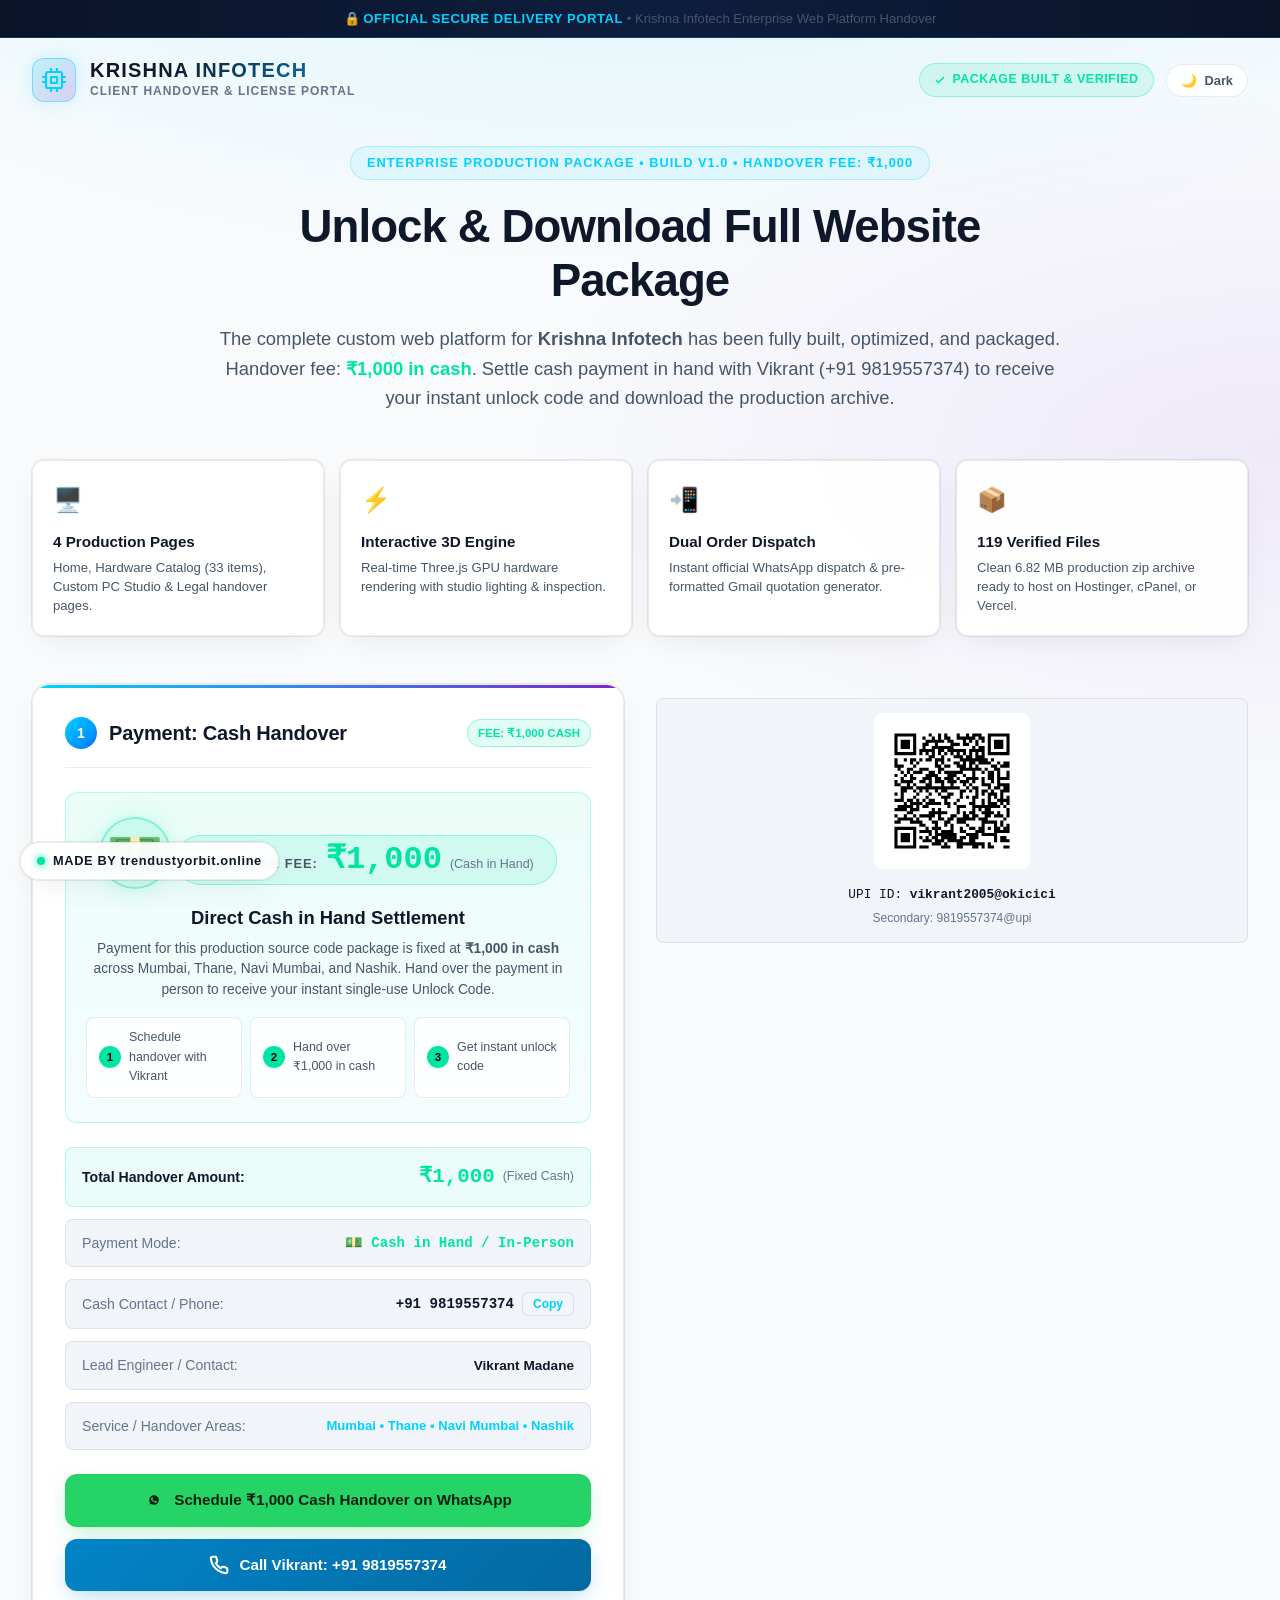
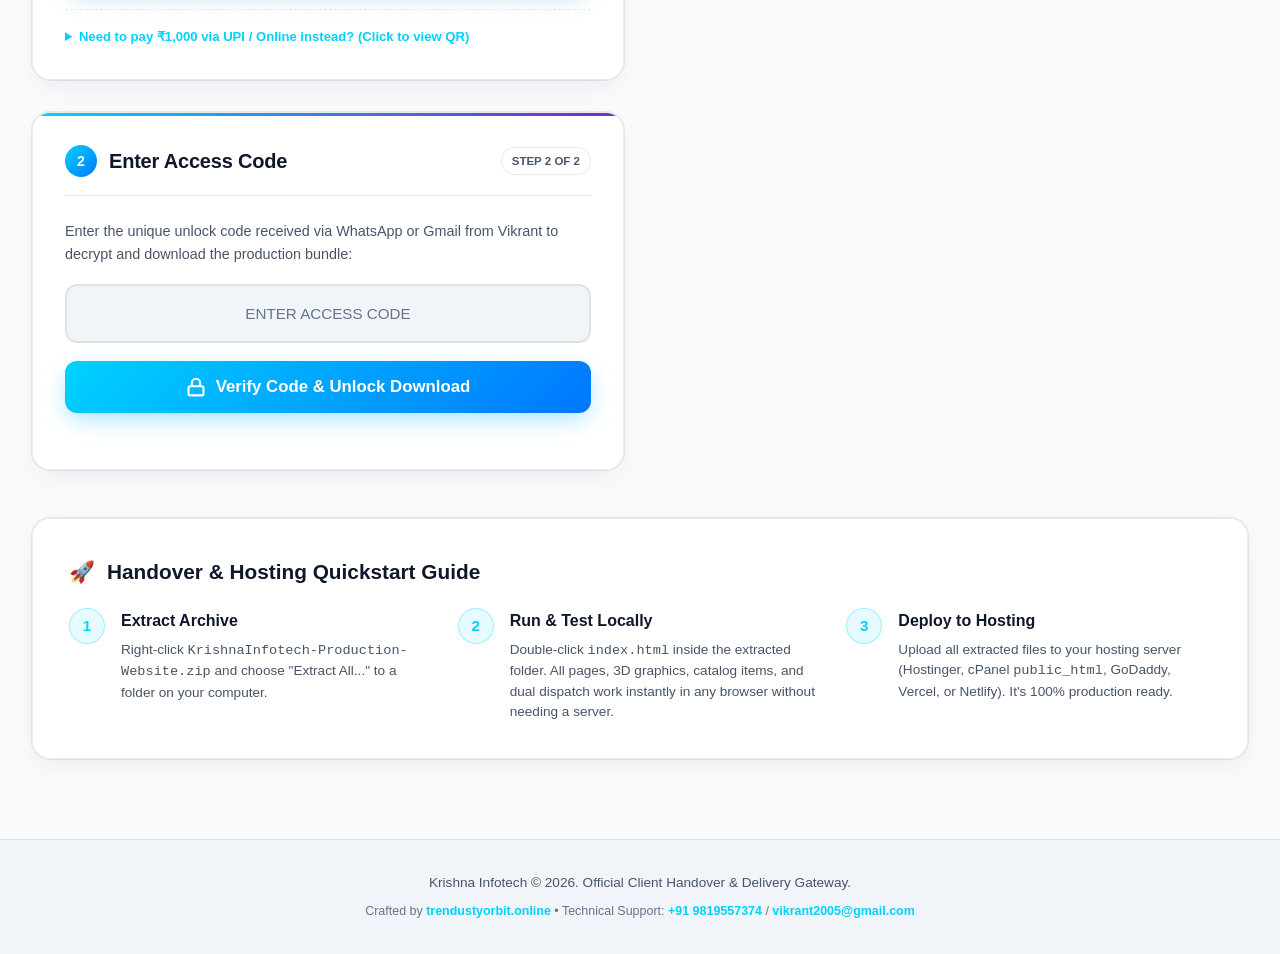
<file: index.html>
<!DOCTYPE html>
<html lang="en" data-theme="dark">
<head>
    <meta charset="UTF-8">
    <meta name="viewport" content="width=device-width, initial-scale=1.0">
    <title>Official Delivery &amp; Payment Gateway | Krishna Infotech</title>
    <meta name="description" content="Official client handover and payment verification gateway for the Krishna Infotech enterprise web platform. Enter your access code to download the production source code archive.">
    <link rel="icon" type="image/svg+xml" href="data:image/svg+xml,<svg xmlns='http://www.w3.org/2000/svg' viewBox='0 0 32 32'><rect width='32' height='32' rx='6' fill='%230b0e14'/><path d='M16 6L26 12V20L16 26L6 20V12Z' fill='none' stroke='%2300d2ff' stroke-width='2.5'/><circle cx='16' cy='16' r='3.5' fill='%2300e5a3'/></svg>">
    
    <!-- Zero-FOUC Theme Init -->
    <script>
        (function() {
            var saved = localStorage.getItem('ki-theme');
            if (saved === 'light' || saved === 'dark') {
                document.documentElement.setAttribute('data-theme', saved);
            } else if (window.matchMedia && window.matchMedia('(prefers-color-scheme: light)').matches) {
                document.documentElement.setAttribute('data-theme', 'light');
            }
        })();
    </script>

    <style>
        :root {
            --bg-primary: #07090e;
            --bg-secondary: #0d1117;
            --bg-card: rgba(18, 24, 38, 0.75);
            --bg-card-hover: rgba(24, 32, 50, 0.9);
            --border-color: rgba(255, 255, 255, 0.08);
            --border-glow: rgba(0, 210, 255, 0.3);
            --text-primary: #f0f6fc;
            --text-secondary: #8b949e;
            --text-muted: #6e7681;
            --accent-cyan: #00d2ff;
            --accent-emerald: #00e5a3;
            --accent-purple: #7928ca;
            --accent-amber: #f59e0b;
            --accent-red: #ff4d4f;
            --accent-wa: #25d366;
            --accent-gmail: #ea4335;
            --font-sans: -apple-system, BlinkMacSystemFont, "Segoe UI", Roboto, "Helvetica Neue", Arial, sans-serif;
            --font-mono: ui-monospace, SFMono-Regular, "SF Mono", Menlo, Consolas, "Liberation Mono", monospace;
            --shadow-card: 0 12px 36px -10px rgba(0, 0, 0, 0.5), 0 0 0 1px var(--border-color);
            --shadow-glow: 0 0 30px -5px rgba(0, 210, 255, 0.15);
            --radius-sm: 8px;
            --radius-md: 12px;
            --radius-lg: 18px;
            --radius-full: 9999px;
            --transition-smooth: all 0.25s cubic-bezier(0.16, 1, 0.3, 1);
        }

        [data-theme="light"] {
            --bg-primary: #f8fafc;
            --bg-secondary: #f1f5f9;
            --bg-card: rgba(255, 255, 255, 0.92);
            --bg-card-hover: #ffffff;
            --border-color: rgba(0, 0, 0, 0.08);
            --border-glow: rgba(0, 163, 255, 0.4);
            --text-primary: #0f172a;
            --text-secondary: #475569;
            --text-muted: #64748b;
            --shadow-card: 0 10px 30px -8px rgba(15, 23, 42, 0.08), 0 0 0 1px var(--border-color);
            --shadow-glow: 0 0 25px -5px rgba(0, 163, 255, 0.12);
        }

        * {
            box-sizing: border-box;
            margin: 0;
            padding: 0;
        }

        body {
            font-family: var(--font-sans);
            background-color: var(--bg-primary);
            color: var(--text-primary);
            min-height: 100vh;
            line-height: 1.6;
            overflow-x: hidden;
            display: flex;
            flex-direction: column;
            background-image: 
                radial-gradient(ellipse 80% 50% at 50% -20%, rgba(0, 210, 255, 0.12), transparent),
                radial-gradient(ellipse 60% 40% at 100% 50%, rgba(121, 40, 202, 0.08), transparent);
            background-attachment: fixed;
        }

        /* Fixed Attribution Badge */
        .attribution-pill {
            position: fixed;
            bottom: 20px;
            left: 20px;
            z-index: 1000;
            display: inline-flex;
            align-items: center;
            gap: 8px;
            padding: 8px 16px;
            font-size: 0.8rem;
            font-weight: 600;
            letter-spacing: 0.05em;
            color: var(--text-primary);
            background: var(--bg-card);
            backdrop-filter: blur(16px);
            border: 1px solid var(--border-color);
            border-radius: var(--radius-full);
            box-shadow: var(--shadow-card);
            text-decoration: none;
            transition: var(--transition-smooth);
        }

        .attribution-pill:hover {
            border-color: var(--accent-cyan);
            box-shadow: 0 0 20px rgba(0, 210, 255, 0.3);
            transform: translateY(-2px);
            color: var(--accent-cyan);
        }

        .attribution-pill .status-pulse {
            width: 8px;
            height: 8px;
            border-radius: 50%;
            background-color: var(--accent-emerald);
            box-shadow: 0 0 8px var(--accent-emerald);
            animation: pulse-dot 2s infinite;
        }

        @keyframes pulse-dot {
            0%, 100% { opacity: 1; transform: scale(1); }
            50% { opacity: 0.5; transform: scale(0.85); }
        }

        /* Top Notification Ribbon */
        .top-ribbon {
            background: linear-gradient(90deg, #0b1329 0%, #0d1e3d 50%, #0b1329 100%);
            border-bottom: 1px solid rgba(0, 210, 255, 0.2);
            padding: 8px 24px;
            font-size: 0.82rem;
            text-align: center;
            color: var(--text-secondary);
            display: flex;
            align-items: center;
            justify-content: center;
            gap: 12px;
        }

        .top-ribbon strong {
            color: var(--accent-cyan);
            letter-spacing: 0.04em;
        }

        /* Header Navigation */
        .gateway-header {
            width: 100%;
            max-width: 1280px;
            margin: 0 auto;
            padding: 20px 32px;
            display: flex;
            align-items: center;
            justify-content: space-between;
            gap: 20px;
        }

        .brand-cluster {
            display: flex;
            align-items: center;
            gap: 14px;
            text-decoration: none;
            color: inherit;
        }

        .brand-logo-icon {
            width: 44px;
            height: 44px;
            border-radius: var(--radius-md);
            background: linear-gradient(135deg, rgba(0, 210, 255, 0.2), rgba(121, 40, 202, 0.2));
            border: 1px solid rgba(0, 210, 255, 0.4);
            display: flex;
            align-items: center;
            justify-content: center;
            box-shadow: 0 0 18px rgba(0, 210, 255, 0.2);
        }

        .brand-title-wrap h1 {
            font-size: 1.25rem;
            font-weight: 800;
            letter-spacing: 0.06em;
            background: linear-gradient(135deg, #ffffff 30%, var(--accent-cyan) 100%);
            -webkit-background-clip: text;
            -webkit-text-fill-color: transparent;
            line-height: 1.2;
        }

        [data-theme="light"] .brand-title-wrap h1 {
            background: linear-gradient(135deg, #0f172a 30%, #0284c7 100%);
            -webkit-background-clip: text;
            -webkit-text-fill-color: transparent;
        }

        .brand-title-wrap p {
            font-size: 0.75rem;
            color: var(--text-muted);
            letter-spacing: 0.08em;
            text-transform: uppercase;
            font-weight: 600;
        }

        .header-controls {
            display: flex;
            align-items: center;
            gap: 12px;
        }

        .theme-toggle-btn {
            display: inline-flex;
            align-items: center;
            gap: 8px;
            padding: 8px 14px;
            background: var(--bg-card);
            border: 1px solid var(--border-color);
            border-radius: var(--radius-full);
            color: var(--text-secondary);
            font-size: 0.8rem;
            font-weight: 600;
            cursor: pointer;
            transition: var(--transition-smooth);
        }

        .theme-toggle-btn:hover {
            color: var(--text-primary);
            border-color: var(--accent-cyan);
            box-shadow: 0 0 12px rgba(0, 210, 255, 0.2);
        }

        .badge-verified {
            display: inline-flex;
            align-items: center;
            gap: 6px;
            background: rgba(0, 229, 163, 0.12);
            color: var(--accent-emerald);
            border: 1px solid rgba(0, 229, 163, 0.3);
            border-radius: var(--radius-full);
            padding: 6px 14px;
            font-size: 0.78rem;
            font-weight: 700;
            letter-spacing: 0.04em;
            text-transform: uppercase;
        }

        /* Container */
        .gateway-container {
            width: 100%;
            max-width: 1280px;
            margin: 0 auto;
            padding: 24px 32px 80px 32px;
            flex: 1;
        }

        /* Hero Banner */
        .hero-banner {
            text-align: center;
            max-width: 860px;
            margin: 0 auto 48px auto;
        }

        .hero-pill {
            display: inline-flex;
            align-items: center;
            gap: 8px;
            padding: 6px 16px;
            border-radius: var(--radius-full);
            background: rgba(0, 210, 255, 0.08);
            border: 1px solid rgba(0, 210, 255, 0.25);
            color: var(--accent-cyan);
            font-size: 0.8rem;
            font-weight: 700;
            letter-spacing: 0.08em;
            text-transform: uppercase;
            margin-bottom: 20px;
        }

        .hero-banner h2 {
            font-size: clamp(2rem, 4vw, 2.85rem);
            font-weight: 800;
            line-height: 1.18;
            margin-bottom: 16px;
            letter-spacing: -0.02em;
        }

        .hero-banner p {
            font-size: clamp(1rem, 1.8vw, 1.15rem);
            color: var(--text-secondary);
            line-height: 1.6;
            margin-bottom: 32px;
        }

        /* Deliverables Grid */
        .deliverables-grid {
            display: grid;
            grid-template-columns: repeat(auto-fit, minmax(220px, 1fr));
            gap: 16px;
            margin-bottom: 48px;
        }

        .deliverable-card {
            background: var(--bg-card);
            backdrop-filter: blur(12px);
            border: 1px solid var(--border-color);
            border-radius: var(--radius-md);
            padding: 20px;
            box-shadow: var(--shadow-card);
            transition: var(--transition-smooth);
        }

        .deliverable-card:hover {
            transform: translateY(-3px);
            border-color: rgba(0, 210, 255, 0.35);
            box-shadow: var(--shadow-glow);
        }

        .deliverable-icon {
            font-size: 1.5rem;
            margin-bottom: 10px;
            display: inline-block;
        }

        .deliverable-card h4 {
            font-size: 0.95rem;
            font-weight: 700;
            margin-bottom: 4px;
            color: var(--text-primary);
        }

        .deliverable-card p {
            font-size: 0.82rem;
            color: var(--text-secondary);
            line-height: 1.45;
        }

        /* Main Gateway Two-Column Layout */
        .gateway-grid {
            display: grid;
            grid-template-columns: 1fr 1fr;
            gap: 32px;
            align-items: start;
        }

        @media (max-width: 960px) {
            .gateway-grid {
                grid-template-columns: 1fr;
            }
        }

        /* Step Card Styling */
        .step-panel {
            background: var(--bg-card);
            backdrop-filter: blur(16px);
            border: 1px solid var(--border-color);
            border-radius: var(--radius-lg);
            padding: 32px;
            box-shadow: var(--shadow-card);
            position: relative;
            overflow: hidden;
        }

        .step-panel::before {
            content: '';
            position: absolute;
            top: 0;
            left: 0;
            right: 0;
            height: 3px;
            background: linear-gradient(90deg, var(--accent-cyan), var(--accent-purple));
        }

        .step-header {
            display: flex;
            align-items: center;
            justify-content: space-between;
            margin-bottom: 24px;
            padding-bottom: 18px;
            border-bottom: 1px solid var(--border-color);
        }

        .step-number {
            display: inline-flex;
            align-items: center;
            justify-content: center;
            width: 32px;
            height: 32px;
            border-radius: 50%;
            background: linear-gradient(135deg, var(--accent-cyan), #0077ff);
            color: #ffffff;
            font-size: 0.88rem;
            font-weight: 800;
        }

        .step-title-wrap {
            display: flex;
            align-items: center;
            gap: 12px;
        }

        .step-title-wrap h3 {
            font-size: 1.25rem;
            font-weight: 800;
            letter-spacing: -0.01em;
        }

        .step-tag {
            font-size: 0.72rem;
            font-weight: 700;
            text-transform: uppercase;
            padding: 4px 10px;
            border-radius: var(--radius-full);
            background: rgba(255, 255, 255, 0.05);
            border: 1px solid var(--border-color);
            color: var(--text-secondary);
        }

        /* Payment Details */
        .qr-display-box {
            text-align: center;
            background: var(--bg-secondary);
            border: 1px solid var(--border-color);
            border-radius: var(--radius-md);
            padding: 24px;
            margin-bottom: 24px;
            display: flex;
            flex-direction: column;
            align-items: center;
            justify-content: center;
            position: relative;
        }

        .qr-image-frame {
            background: #ffffff;
            padding: 12px;
            border-radius: var(--radius-md);
            display: inline-flex;
            box-shadow: 0 8px 24px rgba(0, 0, 0, 0.25);
            margin-bottom: 16px;
        }

        .qr-image-frame img {
            width: 200px;
            height: 200px;
            display: block;
        }

        .qr-caption {
            font-size: 0.82rem;
            color: var(--text-secondary);
        }

        .qr-caption strong {
            color: var(--text-primary);
        }

        .payment-meta-list {
            display: flex;
            flex-direction: column;
            gap: 12px;
            margin-bottom: 24px;
        }

        .meta-row {
            display: flex;
            align-items: center;
            justify-content: space-between;
            padding: 12px 16px;
            background: var(--bg-secondary);
            border: 1px solid var(--border-color);
            border-radius: var(--radius-sm);
            font-size: 0.88rem;
        }

        .meta-label {
            color: var(--text-muted);
            font-weight: 500;
        }

        .meta-value-wrap {
            display: flex;
            align-items: center;
            gap: 8px;
        }

        .meta-val {
            font-family: var(--font-mono);
            font-weight: 700;
            color: var(--text-primary);
        }

        .btn-copy {
            background: rgba(255, 255, 255, 0.08);
            border: 1px solid var(--border-color);
            border-radius: 6px;
            padding: 4px 10px;
            font-size: 0.75rem;
            font-weight: 600;
            color: var(--accent-cyan);
            cursor: pointer;
            transition: var(--transition-smooth);
        }

        .btn-copy:hover {
            background: var(--accent-cyan);
            color: #000000;
        }

        /* Proof Action Buttons */
        .proof-actions {
            display: flex;
            flex-direction: column;
            gap: 12px;
        }

        .btn-action {
            display: inline-flex;
            align-items: center;
            justify-content: center;
            gap: 10px;
            padding: 14px 20px;
            border-radius: var(--radius-md);
            font-size: 0.95rem;
            font-weight: 700;
            text-decoration: none;
            transition: var(--transition-smooth);
            cursor: pointer;
            border: none;
            width: 100%;
        }

        .btn-wa {
            background: #25d366;
            color: #0b2212;
            box-shadow: 0 8px 24px -6px rgba(37, 211, 102, 0.35);
        }

        .btn-wa:hover {
            background: #20bd5a;
            transform: translateY(-2px);
            box-shadow: 0 12px 30px -6px rgba(37, 211, 102, 0.5);
        }

        .btn-gmail {
            background: #ea4335;
            color: #ffffff;
            box-shadow: 0 8px 24px -6px rgba(234, 67, 53, 0.35);
        }

        .btn-gmail:hover {
            background: #d9372a;
            transform: translateY(-2px);
            box-shadow: 0 12px 30px -6px rgba(234, 67, 53, 0.5);
        }

        .btn-call {
            background: linear-gradient(135deg, #0284c7 0%, #0369a1 100%);
            color: #ffffff;
            box-shadow: 0 8px 24px -6px rgba(2, 132, 199, 0.35);
        }

        .btn-call:hover {
            background: #0274b3;
            transform: translateY(-2px);
            box-shadow: 0 12px 30px -6px rgba(2, 132, 199, 0.5);
        }

        /* Cash Payment Styling */
        .cash-hero-box {
            text-align: center;
            background: linear-gradient(180deg, rgba(0, 229, 163, 0.08) 0%, rgba(0, 210, 255, 0.04) 100%);
            border: 1px solid rgba(0, 229, 163, 0.25);
            border-radius: var(--radius-md);
            padding: 24px 20px;
            margin-bottom: 24px;
            position: relative;
        }

        .cash-icon-frame {
            display: inline-flex;
            align-items: center;
            justify-content: center;
            width: 72px;
            height: 72px;
            border-radius: 50%;
            background: rgba(0, 229, 163, 0.15);
            border: 2px solid rgba(0, 229, 163, 0.35);
            box-shadow: 0 0 24px rgba(0, 229, 163, 0.2);
            margin-bottom: 14px;
        }

        .cash-handover-steps {
            display: grid;
            grid-template-columns: repeat(3, 1fr);
            gap: 8px;
            margin-top: 14px;
            text-align: left;
        }

        @media (max-width: 600px) {
            .cash-handover-steps {
                grid-template-columns: 1fr;
            }
        }

        .cash-step-item {
            background: var(--bg-card);
            border: 1px solid var(--border-color);
            border-radius: 8px;
            padding: 10px 12px;
            font-size: 0.78rem;
            display: flex;
            align-items: center;
            gap: 8px;
            color: var(--text-secondary);
        }

        .cash-step-item .cs-num {
            display: inline-flex;
            align-items: center;
            justify-content: center;
            width: 22px;
            height: 22px;
            border-radius: 50%;
            background: var(--accent-emerald);
            color: #000000;
            font-weight: 800;
            font-size: 0.72rem;
            flex-shrink: 0;
        }

        /* Step 2 Panel Styling */
        .code-input-form {
            display: flex;
            flex-direction: column;
            gap: 18px;
            margin-bottom: 24px;
        }

        .code-field-wrap {
            position: relative;
        }

        .code-input {
            width: 100%;
            padding: 16px 20px;
            background: var(--bg-secondary);
            border: 2px solid var(--border-color);
            border-radius: var(--radius-md);
            color: var(--text-primary);
            font-family: var(--font-mono);
            font-size: 1.25rem;
            font-weight: 800;
            letter-spacing: 0.12em;
            text-align: center;
            text-transform: uppercase;
            transition: var(--transition-smooth);
            outline: none;
        }

        .code-input:focus {
            border-color: var(--accent-cyan);
            box-shadow: 0 0 0 4px rgba(0, 210, 255, 0.15), var(--shadow-glow);
            background: rgba(0, 210, 255, 0.02);
        }

        .code-input::placeholder {
            font-family: var(--font-sans);
            font-size: 0.95rem;
            font-weight: 500;
            letter-spacing: normal;
            color: var(--text-muted);
            text-transform: none;
        }

        .btn-unlock {
            background: linear-gradient(135deg, var(--accent-cyan) 0%, #0077ff 100%);
            color: #ffffff;
            font-size: 1.05rem;
            padding: 16px 24px;
            box-shadow: 0 8px 25px -4px rgba(0, 180, 255, 0.4);
        }

        .btn-unlock:hover {
            transform: translateY(-2px);
            box-shadow: 0 12px 32px -4px rgba(0, 180, 255, 0.6);
        }

        .btn-unlock:active {
            transform: translateY(0);
        }

        /* Alert and Status Boxes */
        .alert-box {
            display: none;
            padding: 16px 20px;
            border-radius: var(--radius-md);
            font-size: 0.88rem;
            line-height: 1.5;
            margin-bottom: 20px;
            animation: fadeIn 0.3s ease;
        }

        .alert-error {
            background: rgba(255, 77, 79, 0.1);
            border: 1px solid rgba(255, 77, 79, 0.3);
            color: #ff7875;
        }

        .alert-error strong {
            color: #ffa39e;
        }

        .alert-success {
            background: rgba(0, 229, 163, 0.1);
            border: 1px solid rgba(0, 229, 163, 0.35);
            color: var(--accent-emerald);
        }

        /* Unlocked Package Container */
        .unlocked-container {
            display: none;
            background: linear-gradient(180deg, rgba(0, 229, 163, 0.06) 0%, rgba(0, 210, 255, 0.04) 100%);
            border: 1px solid rgba(0, 229, 163, 0.3);
            border-radius: var(--radius-md);
            padding: 24px;
            margin-top: 20px;
            animation: slideUp 0.4s cubic-bezier(0.16, 1, 0.3, 1);
        }

        @keyframes slideUp {
            from { opacity: 0; transform: translateY(16px); }
            to { opacity: 1; transform: translateY(0); }
        }

        @keyframes fadeIn {
            from { opacity: 0; }
            to { opacity: 1; }
        }

        .unlocked-badge {
            display: inline-flex;
            align-items: center;
            gap: 8px;
            color: var(--accent-emerald);
            font-size: 0.85rem;
            font-weight: 800;
            letter-spacing: 0.06em;
            text-transform: uppercase;
            margin-bottom: 12px;
        }

        .package-meta-box {
            background: var(--bg-card);
            border: 1px solid var(--border-color);
            border-radius: var(--radius-sm);
            padding: 16px;
            margin-bottom: 20px;
            display: flex;
            flex-direction: column;
            gap: 8px;
            font-size: 0.85rem;
        }

        .package-meta-row {
            display: flex;
            justify-content: space-between;
            color: var(--text-secondary);
        }

        .package-meta-row strong {
            color: var(--text-primary);
        }

        .btn-download {
            background: linear-gradient(135deg, var(--accent-emerald) 0%, #059669 100%);
            color: #ffffff;
            font-size: 1.05rem;
            padding: 16px 24px;
            box-shadow: 0 8px 25px -4px rgba(0, 229, 163, 0.4);
        }

        .btn-download:hover {
            transform: translateY(-2px);
            box-shadow: 0 12px 32px -4px rgba(0, 229, 163, 0.6);
        }

        /* Setup Instructions Guide */
        .setup-guide {
            margin-top: 48px;
            background: var(--bg-card);
            border: 1px solid var(--border-color);
            border-radius: var(--radius-lg);
            padding: 36px;
            box-shadow: var(--shadow-card);
        }

        .setup-guide h3 {
            font-size: 1.3rem;
            font-weight: 800;
            margin-bottom: 20px;
            display: flex;
            align-items: center;
            gap: 12px;
        }

        .instructions-list {
            display: grid;
            grid-template-columns: repeat(auto-fit, minmax(280px, 1fr));
            gap: 24px;
        }

        .instruction-item {
            display: flex;
            gap: 16px;
        }

        .instruction-num {
            width: 36px;
            height: 36px;
            flex-shrink: 0;
            border-radius: 50%;
            background: rgba(0, 210, 255, 0.1);
            border: 1px solid rgba(0, 210, 255, 0.3);
            color: var(--accent-cyan);
            display: flex;
            align-items: center;
            justify-content: center;
            font-weight: 800;
            font-size: 0.95rem;
        }

        .instruction-content h4 {
            font-size: 1rem;
            font-weight: 700;
            margin-bottom: 6px;
        }

        .instruction-content p {
            font-size: 0.85rem;
            color: var(--text-secondary);
            line-height: 1.5;
        }

        /* Footer */
        .gateway-footer {
            border-top: 1px solid var(--border-color);
            background: var(--bg-secondary);
            padding: 32px 24px;
            text-align: center;
            font-size: 0.85rem;
            color: var(--text-secondary);
            margin-top: auto;
        }

        .gateway-footer a {
            color: var(--accent-cyan);
            text-decoration: none;
            font-weight: 600;
        }

        .gateway-footer a:hover {
            text-decoration: underline;
        }

        .footer-note {
            margin-top: 8px;
            font-size: 0.78rem;
            color: var(--text-muted);
        }

        /* Shake animation for invalid code */
        @keyframes shake {
            0%, 100% { transform: translateX(0); }
            20%, 60% { transform: translateX(-8px); }
            40%, 80% { transform: translateX(8px); }
        }

        .shake {
            animation: shake 0.4s ease;
        }
    </style>
</head>
<body>

    <!-- Top Status Ribbon -->
    <div class="top-ribbon">
        <span>🔒 <strong>OFFICIAL SECURE DELIVERY PORTAL</strong> • Krishna Infotech Enterprise Web Platform Handover</span>
    </div>

    <!-- Header -->
    <header class="gateway-header">
        <a href="#" class="brand-cluster">
            <div class="brand-logo-icon">
                <svg width="24" height="24" viewBox="0 0 24 24" fill="none" stroke="#00d2ff" stroke-width="2.2" stroke-linecap="round" stroke-linejoin="round">
                    <rect x="4" y="4" width="16" height="16" rx="2"></rect>
                    <rect x="9" y="9" width="6" height="6"></rect>
                    <line x1="9" y1="1" x2="9" y2="4"></line>
                    <line x1="15" y1="1" x2="15" y2="4"></line>
                    <line x1="9" y1="20" x2="9" y2="23"></line>
                    <line x1="15" y1="20" x2="15" y2="23"></line>
                    <line x1="20" y1="9" x2="23" y2="9"></line>
                    <line x1="20" y1="14" x2="23" y2="14"></line>
                    <line x1="1" y1="9" x2="4" y2="9"></line>
                    <line x1="1" y1="14" x2="4" y2="14"></line>
                </svg>
            </div>
            <div class="brand-title-wrap">
                <h1>KRISHNA INFOTECH</h1>
                <p>Client Handover &amp; License Portal</p>
            </div>
        </a>

        <div class="header-controls">
            <span class="badge-verified">
                <svg width="12" height="12" viewBox="0 0 24 24" fill="none" stroke="currentColor" stroke-width="3"><polyline points="20 6 9 17 4 12"></polyline></svg>
                Package Built &amp; Verified
            </span>
            <button class="theme-toggle-btn" id="themeToggleBtn" aria-label="Toggle theme">
                <span id="themeIcon">☀️</span>
                <span id="themeLabel">Light</span>
            </button>
        </div>
    </header>

    <!-- Main Container -->
    <main class="gateway-container">

        <!-- Hero Section -->
        <section class="hero-banner">
            <div class="hero-pill">
                <span>Enterprise Production Package • Build v1.0 • Handover Fee: ₹1,000</span>
            </div>
            <h2>Unlock &amp; Download Full Website Package</h2>
            <p>
                The complete custom web platform for <strong>Krishna Infotech</strong> has been fully built, optimized, and packaged.
                Handover fee: <strong style="color: var(--accent-emerald);">₹1,000 in cash</strong>. Settle cash payment in hand with Vikrant (+91 9819557374) to receive your instant unlock code and download the production archive.
            </p>
        </section>

        <!-- Deliverables Specs Grid -->
        <section class="deliverables-grid">
            <div class="deliverable-card">
                <span class="deliverable-icon">🖥️</span>
                <h4>4 Production Pages</h4>
                <p>Home, Hardware Catalog (33 items), Custom PC Studio &amp; Legal handover pages.</p>
            </div>
            <div class="deliverable-card">
                <span class="deliverable-icon">⚡</span>
                <h4>Interactive 3D Engine</h4>
                <p>Real-time Three.js GPU hardware rendering with studio lighting &amp; inspection.</p>
            </div>
            <div class="deliverable-card">
                <span class="deliverable-icon">📲</span>
                <h4>Dual Order Dispatch</h4>
                <p>Instant official WhatsApp dispatch &amp; pre-formatted Gmail quotation generator.</p>
            </div>
            <div class="deliverable-card">
                <span class="deliverable-icon">📦</span>
                <h4>119 Verified Files</h4>
                <p>Clean 6.82 MB production zip archive ready to host on Hostinger, cPanel, or Vercel.</p>
            </div>
        </section>

        <!-- Gateway 2-Column Grid -->
        <section class="gateway-grid">

            <!-- Step 1: Cash Payment & Code Handover -->
            <div class="step-panel">
                <div class="step-header">
                    <div class="step-title-wrap">
                        <span class="step-number">1</span>
                        <h3>Payment: Cash Handover</h3>
                    </div>
                    <span class="step-tag" style="background: rgba(0, 229, 163, 0.12); color: var(--accent-emerald); border-color: rgba(0, 229, 163, 0.3);">Fee: ₹1,000 Cash</span>
                </div>

                <div class="cash-hero-box">
                    <div class="cash-icon-frame">
                        <span style="font-size: 2.8rem;">💵</span>
                    </div>

                    <div style="display: inline-flex; align-items: baseline; gap: 8px; background: rgba(0, 229, 163, 0.12); border: 1px solid rgba(0, 229, 163, 0.35); padding: 8px 22px; border-radius: var(--radius-full); margin-bottom: 14px;">
                        <span style="font-size: 0.8rem; text-transform: uppercase; letter-spacing: 0.08em; color: var(--text-secondary); font-weight: 700;">Handover Fee:</span>
                        <span style="font-size: 2rem; font-weight: 800; color: var(--accent-emerald); font-family: var(--font-mono); line-height: 1;">₹1,000</span>
                        <span style="font-size: 0.78rem; color: var(--text-muted);">(Cash in Hand)</span>
                    </div>

                    <h4 style="font-size: 1.15rem; font-weight: 800; color: var(--text-primary); margin-bottom: 6px;">
                        Direct Cash in Hand Settlement
                    </h4>
                    <p style="font-size: 0.86rem; color: var(--text-secondary); line-height: 1.5; max-width: 480px; margin: 0 auto 16px auto;">
                        Payment for this production source code package is fixed at <strong>₹1,000 in cash</strong> across Mumbai, Thane, Navi Mumbai, and Nashik. Hand over the payment in person to receive your instant single-use Unlock Code.
                    </p>
                    <div class="cash-handover-steps">
                        <div class="cash-step-item">
                            <span class="cs-num">1</span>
                            <span>Schedule handover with Vikrant</span>
                        </div>
                        <div class="cash-step-item">
                            <span class="cs-num">2</span>
                            <span>Hand over ₹1,000 in cash</span>
                        </div>
                        <div class="cash-step-item">
                            <span class="cs-num">3</span>
                            <span>Get instant unlock code</span>
                        </div>
                    </div>
                </div>

                <div class="payment-meta-list">
                    <div class="meta-row" style="background: rgba(0, 229, 163, 0.08); border-color: rgba(0, 229, 163, 0.25);">
                        <span class="meta-label" style="color: var(--text-primary); font-weight: 700;">Total Handover Amount:</span>
                        <div class="meta-value-wrap">
                            <span class="meta-val" style="color: var(--accent-emerald); font-size: 1.3rem;">₹1,000</span>
                            <span style="font-size: 0.78rem; color: var(--text-muted);">(Fixed Cash)</span>
                        </div>
                    </div>
                    <div class="meta-row">
                        <span class="meta-label">Payment Mode:</span>
                        <div class="meta-value-wrap">
                            <span class="meta-val" style="color: var(--accent-emerald);">💵 Cash in Hand / In-Person</span>
                        </div>
                    </div>
                    <div class="meta-row">
                        <span class="meta-label">Cash Contact / Phone:</span>
                        <div class="meta-value-wrap">
                            <span class="meta-val">+91 9819557374</span>
                            <button class="btn-copy" onclick="copyText('+919819557374', this)">Copy</button>
                        </div>
                    </div>
                    <div class="meta-row">
                        <span class="meta-label">Lead Engineer / Contact:</span>
                        <div class="meta-value-wrap">
                            <span class="meta-val" style="font-family: var(--font-sans); font-size: 0.85rem;">Vikrant Madane</span>
                        </div>
                    </div>
                    <div class="meta-row">
                        <span class="meta-label">Service / Handover Areas:</span>
                        <div class="meta-value-wrap">
                            <span class="meta-val" style="font-family: var(--font-sans); font-size: 0.82rem; color: var(--accent-cyan);">Mumbai • Thane • Navi Mumbai • Nashik</span>
                        </div>
                    </div>
                </div>

                <div class="proof-actions">
                    <a href="https://wa.me/919819557374?text=Hi%20Vikrant,%20I%20am%20ready%20with%20the%20cash%20payment%20of%20Rs.1000%20for%20the%20Krishna%20Infotech%20website%20package.%20Please%20let%20me%20know%20when%20and%20where%20we%20can%20meet%20for%20the%20cash%20handover%20and%20code%20collection." target="_blank" rel="noopener noreferrer" class="btn-action btn-wa">
                        <svg width="20" height="20" viewBox="0 0 24 24" fill="currentColor">
                            <path d="M12.031 6.172c-3.181 0-5.767 2.586-5.768 5.766-.001 1.298.38 2.27 1.019 3.287l-.582 2.128 2.182-.573c.978.58 1.911.928 3.145.929 3.178 0 5.767-2.587 5.768-5.766.001-3.187-2.575-5.77-5.764-5.771zm3.392 8.244c-.144.405-.837.774-1.17.824-.299.045-.677.063-1.092-.069-.252-.08-.575-.187-.988-.365-1.739-.751-2.874-2.502-2.961-2.617-.087-.116-.708-.94-.708-1.793s.448-1.273.607-1.446c.159-.173.346-.217.462-.217l.332.006c.106.005.249-.04.39.298.144.347.491 1.2.534 1.287.043.087.072.188.014.304-.058.116-.087.188-.173.289l-.26.304c-.087.086-.177.18-.076.354.101.174.449.741.964 1.201.662.591 1.221.774 1.394.86.173.086.275.073.376-.044.101-.116.433-.506.549-.68.116-.173.231-.145.39-.087s1.011.477 1.184.564c.173.087.289.13.332.202.043.073.043.419-.101.824z"/>
                        </svg>
                        Schedule ₹1,000 Cash Handover on WhatsApp
                    </a>
                    <a href="tel:+919819557374" class="btn-action btn-call">
                        <svg width="20" height="20" viewBox="0 0 24 24" fill="none" stroke="currentColor" stroke-width="2.5" stroke-linecap="round" stroke-linejoin="round">
                            <path d="M22 16.92v3a2 2 0 0 1-2.18 2 19.79 19.79 0 0 1-8.63-3.07 19.5 19.5 0 0 1-6-6 19.79 19.79 0 0 1-3.07-8.67A2 2 0 0 1 4.11 2h3a2 2 0 0 1 2 1.72 12.84 12.84 0 0 0 .7 2.81 2 2 0 0 1-.45 2.11L8.09 9.91a16 16 0 0 0 6 6l1.27-1.27a2 2 0 0 1 2.11-.45 12.84 12.84 0 0 0 2.81.7A2 2 0 0 1 22 16.92z"></path>
                        </svg>
                        Call Vikrant: +91 9819557374
                    </a>
                </div>

                <!-- Secondary Collapsible UPI Accordion for flexibility -->
                <div class="upi-secondary-wrap" style="margin-top: 18px; border-top: 1px dashed var(--border-color); padding-top: 16px;">
                    <details style="cursor: pointer; font-size: 0.82rem; color: var(--text-secondary);">
                        <summary style="font-weight: 600; color: var(--accent-cyan); outline: none;">
                            Need to pay ₹1,000 via UPI / Online instead? (Click to view QR)
                        </summary>
                        <div style="margin-top: 14px; text-align: center; background: var(--bg-secondary); padding: 14px; border-radius: var(--radius-sm); border: 1px solid var(--border-color);">
                            <div style="background: #ffffff; padding: 8px; border-radius: 8px; display: inline-block; margin-bottom: 8px;">
                                <img src="assets/upi-qr-code.svg" alt="UPI QR" style="width: 140px; height: 140px; display: block;" onerror="this.onerror=null; this.src='assets/upi-qr-code.png';">
                            </div>
                            <div style="font-size: 0.85rem; font-family: var(--font-mono); color: var(--accent-emerald); font-weight: 800; margin-bottom: 4px;">Pay Amount: ₹1,000</div>
                            <div style="font-size: 0.8rem; font-family: var(--font-mono); color: var(--text-primary); margin-bottom: 4px;">UPI ID: <strong>vikrant2005@okicici</strong></div>
                            <div style="font-size: 0.75rem; color: var(--text-muted);">Secondary: 9819557374@upi</div>
                        </div>
                    </details>
                </div>
            </div>
                        <div style="margin-top: 14px; text-align: center; background: var(--bg-secondary); padding: 14px; border-radius: var(--radius-sm); border: 1px solid var(--border-color);">
                            <div style="background: #ffffff; padding: 8px; border-radius: 8px; display: inline-block; margin-bottom: 8px;">
                                <img src="assets/upi-qr-code.svg" alt="UPI QR" style="width: 140px; height: 140px; display: block;" onerror="this.onerror=null; this.src='assets/upi-qr-code.png';">
                            </div>
                            <div style="font-size: 0.8rem; font-family: var(--font-mono); color: var(--text-primary); margin-bottom: 4px;">UPI ID: <strong>vikrant2005@okicici</strong></div>
                            <div style="font-size: 0.75rem; color: var(--text-muted);">Secondary: 9819557374@upi</div>
                        </div>
                    </details>
                </div>
            </div>

            <!-- Step 2: Code Verification & Download -->
            <div class="step-panel" id="unlockPanel">
                <div class="step-header">
                    <div class="step-title-wrap">
                        <span class="step-number">2</span>
                        <h3>Enter Access Code</h3>
                    </div>
                    <span class="step-tag">Step 2 of 2</span>
                </div>

                <div class="code-input-form" id="codeFormSection">
                    <p style="font-size: 0.9rem; color: var(--text-secondary);">
                        Enter the unique unlock code received via WhatsApp or Gmail from Vikrant to decrypt and download the production bundle:
                    </p>

                    <div class="code-field-wrap">
                        <input type="text" id="accessCodeInput" class="code-input" placeholder="ENTER ACCESS CODE" autocomplete="off" spellcheck="false" maxlength="30">
                    </div>

                    <button type="button" id="verifyBtn" class="btn-action btn-unlock" onclick="handleVerifyCode()">
                        <svg width="20" height="20" viewBox="0 0 24 24" fill="none" stroke="currentColor" stroke-width="2.5">
                            <rect x="3" y="11" width="18" height="11" rx="2" ry="2"></rect>
                            <path d="M7 11V7a5 5 0 0 1 10 0v4"></path>
                        </svg>
                        Verify Code &amp; Unlock Download
                    </button>
                </div>

                <!-- Error Alert Box -->
                <div id="errorAlert" class="alert-box alert-error">
                    <strong>⚠️ Verification Code Not Recognized:</strong><br>
                    Please ensure you typed the code exactly as provided. If you completed cash payment and haven't received your code, please call or message Vikrant on WhatsApp: <strong>+91 9819557374</strong>.
                </div>

                <!-- Unlocked Container (Shows upon valid code) -->
                <div id="unlockedContainer" class="unlocked-container">
                    <div class="unlocked-badge">
                        <svg width="18" height="18" viewBox="0 0 24 24" fill="none" stroke="currentColor" stroke-width="3">
                            <polyline points="20 6 9 17 4 12"></polyline>
                        </svg>
                        <span>Access Code Verified • License Activated</span>
                    </div>

                    <h4 style="font-size: 1.15rem; font-weight: 800; margin-bottom: 12px; color: var(--text-primary);">
                        Production Package Unlocked!
                    </h4>

                    <div class="package-meta-box">
                        <div class="package-meta-row">
                            <span>Package Name:</span>
                            <strong>KrishnaInfotech-Production-Website.zip</strong>
                        </div>
                        <div class="package-meta-row">
                            <span>Archive Size:</span>
                            <strong>6.82 MB (7,148,013 bytes)</strong>
                        </div>
                        <div class="package-meta-row">
                            <span>Included Files:</span>
                            <strong>119 production files</strong>
                        </div>
                        <div class="package-meta-row">
                            <span>Status:</span>
                            <strong style="color: var(--accent-emerald);">Ready for Immediate Download</strong>
                        </div>
                    </div>

                    <a id="downloadLinkBtn" href="KrishnaInfotech-Production-Website.zip" download="KrishnaInfotech-Production-Website.zip" class="btn-action btn-download">
                        <svg width="20" height="20" viewBox="0 0 24 24" fill="none" stroke="currentColor" stroke-width="2.5">
                            <path d="M21 15v4a2 2 0 0 1-2 2H5a2 2 0 0 1-2-2v-4"></path>
                            <polyline points="7 10 12 15 17 10"></polyline>
                            <line x1="12" y1="15" x2="12" y2="3"></line>
                        </svg>
                        Download Website Package (.zip)
                    </a>
                </div>

            </div>

        </section>

        <!-- Handover & Hosting Quickstart Guide -->
        <section class="setup-guide">
            <h3>
                <span>🚀</span>
                <span>Handover &amp; Hosting Quickstart Guide</span>
            </h3>
            <div class="instructions-list">
                <div class="instruction-item">
                    <span class="instruction-num">1</span>
                    <div class="instruction-content">
                        <h4>Extract Archive</h4>
                        <p>Right-click <code>KrishnaInfotech-Production-Website.zip</code> and choose "Extract All..." to a folder on your computer.</p>
                    </div>
                </div>
                <div class="instruction-item">
                    <span class="instruction-num">2</span>
                    <div class="instruction-content">
                        <h4>Run &amp; Test Locally</h4>
                        <p>Double-click <code>index.html</code> inside the extracted folder. All pages, 3D graphics, catalog items, and dual dispatch work instantly in any browser without needing a server.</p>
                    </div>
                </div>
                <div class="instruction-item">
                    <span class="instruction-num">3</span>
                    <div class="instruction-content">
                        <h4>Deploy to Hosting</h4>
                        <p>Upload all extracted files to your hosting server (Hostinger, cPanel <code>public_html</code>, GoDaddy, Vercel, or Netlify). It's 100% production ready.</p>
                    </div>
                </div>
            </div>
        </section>

    </main>

    <!-- Footer -->
    <footer class="gateway-footer">
        <p>Krishna Infotech © 2026. Official Client Handover &amp; Delivery Gateway.</p>
        <p class="footer-note">
            Crafted by <a href="https://trendustyorbit.online" target="_blank" rel="noopener noreferrer">trendustyorbit.online</a> • Technical Support: <a href="https://wa.me/919819557374">+91 9819557374</a> / <a href="mailto:vikrant2005@gmail.com">vikrant2005@gmail.com</a>
        </p>
    </footer>

    <!-- Fixed Attribution Floating Pill -->
    <a href="https://trendustyorbit.online" target="_blank" rel="noopener noreferrer" class="attribution-pill" title="Crafted by trendustyorbit.online">
        <span class="status-pulse"></span>
        <span>MADE BY trendustyorbit.online</span>
    </a>

    <!-- Gateway Logic Scripts -->
    <script>
        // Pre-configured authorized access unlock codes
        var AUTHORIZED_CODES = [
            'KI-PAY-2026',
            'TRENDY-ORBIT-7374',
            'KRISHNA-PRO-UNLOCK',
            'VIP-CLIENT-5123',
            'VIKRANT-RELEASE-2026',
            'PAID-SUCCESS-KI',
            'KI-CLIENT-2026',
            'KI-VIP-7788'
        ];

        // Theme Toggle Functionality
        var themeToggleBtn = document.getElementById('themeToggleBtn');
        var themeIcon = document.getElementById('themeIcon');
        var themeLabel = document.getElementById('themeLabel');

        function updateThemeUI(theme) {
            if (theme === 'light') {
                themeIcon.textContent = '🌙';
                themeLabel.textContent = 'Dark';
            } else {
                themeIcon.textContent = '☀️';
                themeLabel.textContent = 'Light';
            }
        }

        var currentTheme = document.documentElement.getAttribute('data-theme') || 'dark';
        updateThemeUI(currentTheme);

        if (themeToggleBtn) {
            themeToggleBtn.addEventListener('click', function() {
                var active = document.documentElement.getAttribute('data-theme') === 'light' ? 'light' : 'dark';
                var next = active === 'light' ? 'dark' : 'light';
                document.documentElement.setAttribute('data-theme', next);
                localStorage.setItem('ki-theme', next);
                updateThemeUI(next);
            });
        }

        // Copy Text Helper
        function copyText(str, btn) {
            if (navigator.clipboard && navigator.clipboard.writeText) {
                navigator.clipboard.writeText(str).then(function() {
                    showCopySuccess(btn);
                }).catch(function() {
                    fallbackCopy(str, btn);
                });
            } else {
                fallbackCopy(str, btn);
            }
        }

        function fallbackCopy(str, btn) {
            var temp = document.createElement('textarea');
            temp.value = str;
            document.body.appendChild(temp);
            temp.select();
            document.execCommand('copy');
            document.body.removeChild(temp);
            showCopySuccess(btn);
        }

        function showCopySuccess(btn) {
            var orig = btn.textContent;
            btn.textContent = 'Copied!';
            btn.style.backgroundColor = 'var(--accent-emerald)';
            btn.style.color = '#000000';
            setTimeout(function() {
                btn.textContent = orig;
                btn.style.backgroundColor = '';
                btn.style.color = '';
            }, 2000);
        }

        // Code Verification & Download Logic
        var codeInput = document.getElementById('accessCodeInput');
        var errorAlert = document.getElementById('errorAlert');
        var unlockedContainer = document.getElementById('unlockedContainer');
        var downloadLinkBtn = document.getElementById('downloadLinkBtn');

        function normalizeCode(str) {
            return (str || '').trim().toUpperCase();
        }

        function isCodeValid(code) {
            var normalized = normalizeCode(code);
            if (!normalized) return false;
            for (var i = 0; i < AUTHORIZED_CODES.length; i++) {
                if (AUTHORIZED_CODES[i].toUpperCase() === normalized) {
                    return true;
                }
            }
            return false;
        }

        function handleVerifyCode() {
            var code = codeInput.value;
            if (isCodeValid(code)) {
                // Success
                errorAlert.style.display = 'none';
                unlockedContainer.style.display = 'block';
                codeInput.style.borderColor = 'var(--accent-emerald)';
                codeInput.disabled = true;
                var verifyBtn = document.getElementById('verifyBtn');
                if (verifyBtn) {
                    verifyBtn.innerHTML = '✅ Code Verified &amp; Unlocked';
                    verifyBtn.style.background = 'var(--accent-emerald)';
                    verifyBtn.style.color = '#000000';
                    verifyBtn.disabled = true;
                }
                
                // Store verified state for session
                try {
                    sessionStorage.setItem('ki_verified_code', normalizeCode(code));
                } catch(e) {}

                // Trigger automatic download
                setTimeout(function() {
                    if (downloadLinkBtn) {
                        downloadLinkBtn.click();
                    }
                }, 800);
            } else {
                // Failure
                errorAlert.style.display = 'block';
                codeInput.classList.remove('shake');
                void codeInput.offsetWidth; // trigger reflow
                codeInput.classList.add('shake');
                codeInput.focus();
            }
        }

        // Auto trigger on Enter key
        if (codeInput) {
            codeInput.addEventListener('keypress', function(e) {
                if (e.key === 'Enter') {
                    e.preventDefault();
                    handleVerifyCode();
                }
            });
            
            // Auto uppercase as typing
            codeInput.addEventListener('input', function() {
                errorAlert.style.display = 'none';
            });
        }

        // Check for URL parameter e.g. ?code=KI-PAY-2026 or restored session
        window.addEventListener('DOMContentLoaded', function() {
            var urlParams = new URLSearchParams(window.location.search);
            var queryCode = urlParams.get('code');
            var sessionCode = null;
            try {
                sessionCode = sessionStorage.getItem('ki_verified_code');
            } catch(e) {}

            var codeToTest = queryCode || sessionCode;
            if (codeToTest && isCodeValid(codeToTest)) {
                codeInput.value = codeToTest.toUpperCase();
                handleVerifyCode();
            }
        });
    </script>
</body>
</html>
</file>
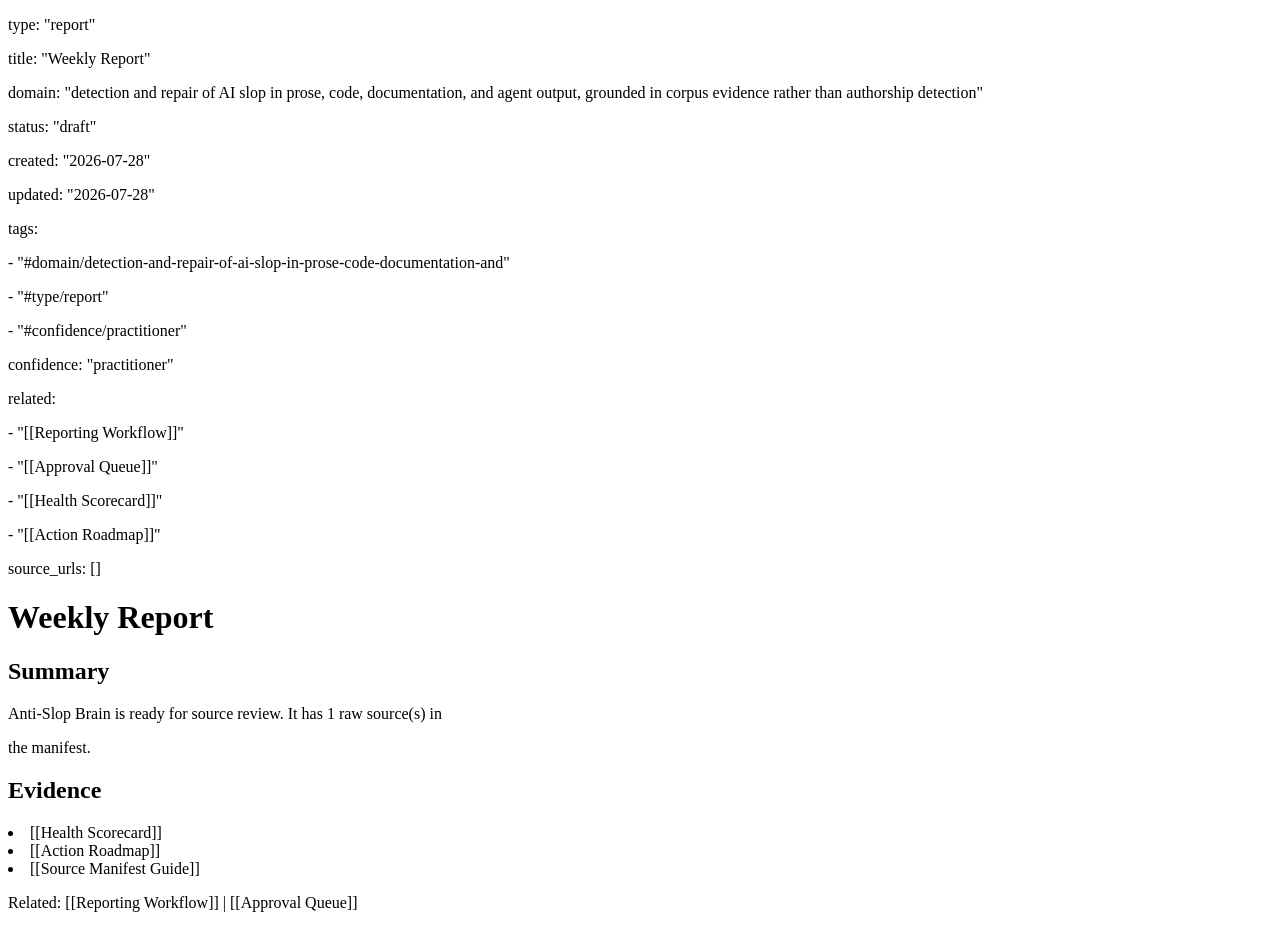
<file: .agents/anti-slop-brain/examples/sample-vault/weekly-report.html>
<!doctype html><meta charset='utf-8'><title>Weekly Report</title><body><p>type: &quot;report&quot;</p>
<p>title: &quot;Weekly Report&quot;</p>
<p>domain: &quot;detection and repair of AI slop in prose, code, documentation, and agent output, grounded in corpus evidence rather than authorship detection&quot;</p>
<p>status: &quot;draft&quot;</p>
<p>created: &quot;2026-07-28&quot;</p>
<p>updated: &quot;2026-07-28&quot;</p>
<p>tags:</p>
<p>  - &quot;#domain/detection-and-repair-of-ai-slop-in-prose-code-documentation-and&quot;</p>
<p>  - &quot;#type/report&quot;</p>
<p>  - &quot;#confidence/practitioner&quot;</p>
<p>confidence: &quot;practitioner&quot;</p>
<p>related:</p>
<p>  - &quot;[[Reporting Workflow]]&quot;</p>
<p>  - &quot;[[Approval Queue]]&quot;</p>
<p>  - &quot;[[Health Scorecard]]&quot;</p>
<p>  - &quot;[[Action Roadmap]]&quot;</p>
<p>source_urls: []</p>
<h1>Weekly Report</h1>
<h2>Summary</h2>
<p>Anti-Slop Brain is ready for source review. It has 1 raw source(s) in</p>
<p>the manifest.</p>
<h2>Evidence</h2>
<li>[[Health Scorecard]]</li>
<li>[[Action Roadmap]]</li>
<li>[[Source Manifest Guide]]</li>
<p>Related: [[Reporting Workflow]] | [[Approval Queue]]</p></body>
</file>
